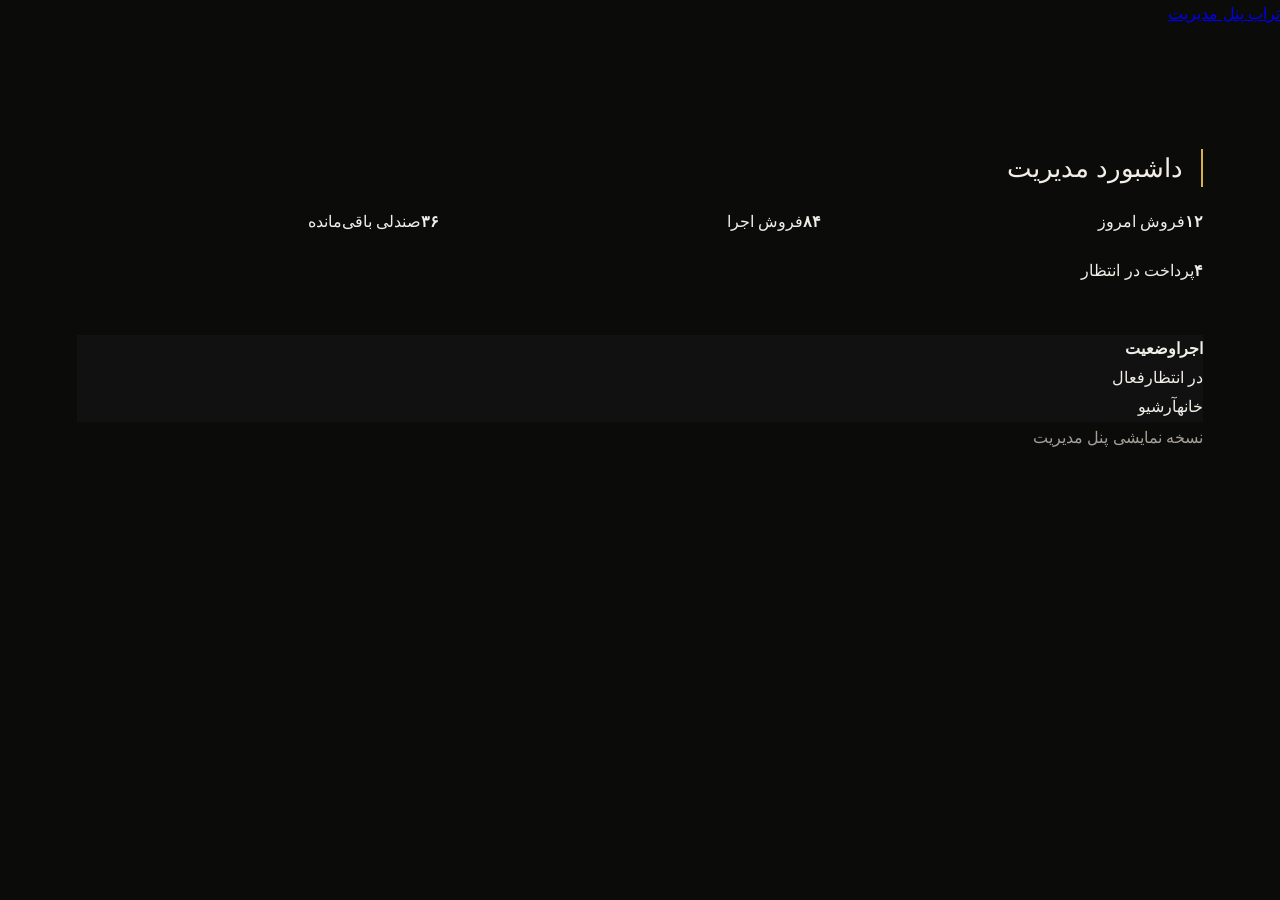
<file: admin.html>
<!DOCTYPE html>
<html lang="fa" dir="rtl">
<head>
    <meta charset="UTF-8">
    <meta name="viewport" content="width=device-width, initial-scale=1.0">
    <title>مدیریت | تراب</title>
    <link rel="stylesheet" href="css/style.css">
</head>
<body>

<header>
    <a href="index.html" class="logo">تراب <span>پنل مدیریت</span></a>
</header>

<main class="page">
    <h1>داشبورد مدیریت</h1>

    <div class="admin-stats">
        <div><strong>۱۲</strong><span>فروش امروز</span></div>
        <div><strong>۸۴</strong><span>فروش اجرا</span></div>
        <div><strong>۳۶</strong><span>صندلی باقی‌مانده</span></div>
        <div><strong>۴</strong><span>پرداخت در انتظار</span></div>
    </div>

    <div class="admin-table">
        <div><strong>اجرا</strong><strong>وضعیت</strong></div>
        <div><span>در انتظار</span><span>فعال</span></div>
        <div><span>خانه</span><span>آرشیو</span></div>
    </div>

    <p class="page-intro">نسخه نمایشی پنل مدیریت</p>
</main>

</body>
</html>
</file>
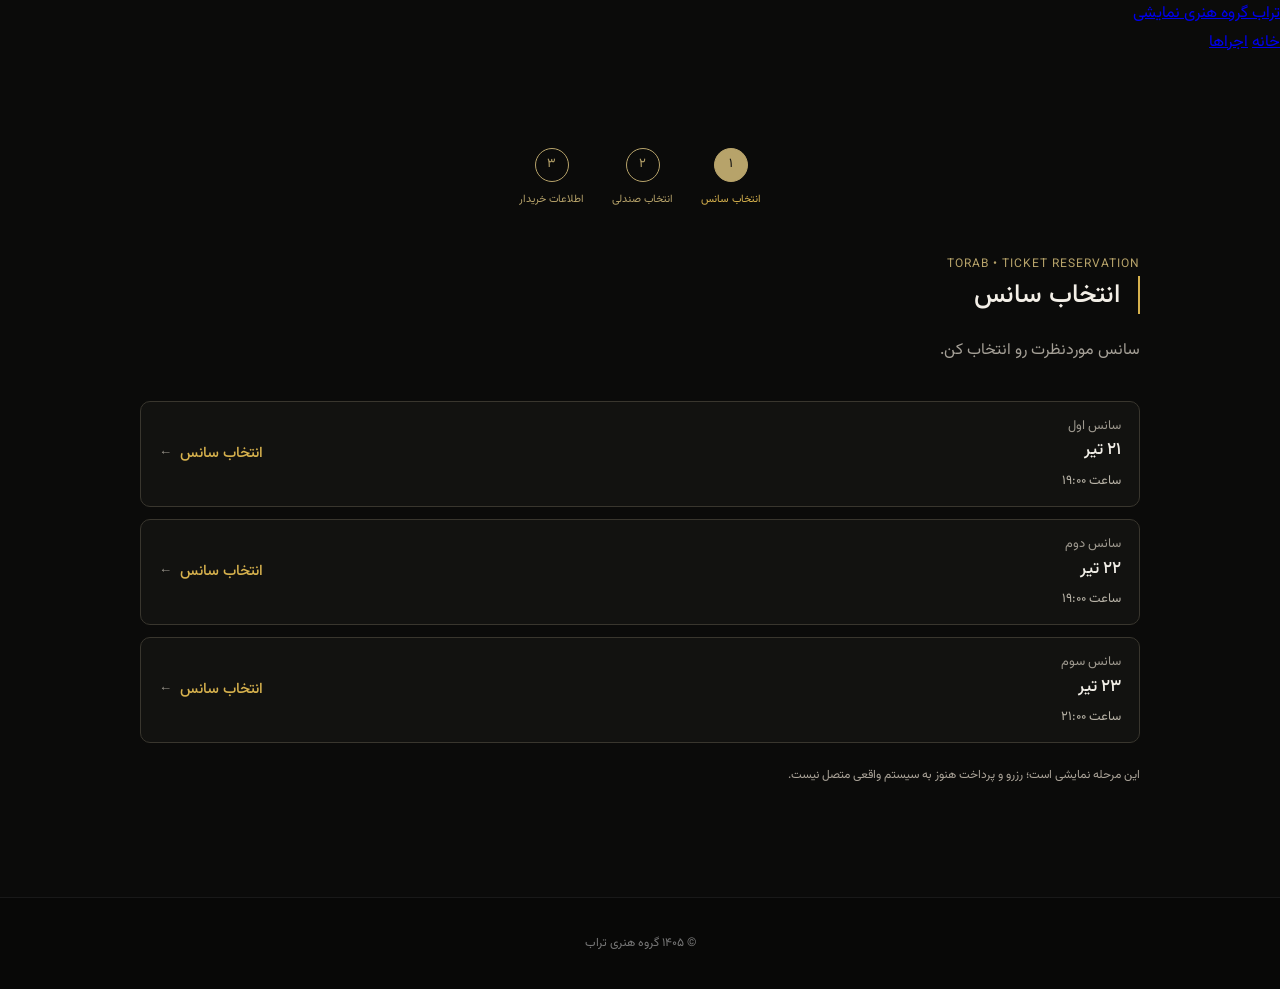
<file: booking.html>
<!DOCTYPE html>
<html lang="fa" dir="rtl">
<head>
  <meta charset="UTF-8">
  <meta name="viewport" content="width=device-width, initial-scale=1">
<title>رزرو بلیت | تراب</title>

<link rel="preconnect" href="https://fonts.googleapis.com">
<link rel="preconnect" href="https://fonts.gstatic.com" crossorigin>
<link href="https://fonts.googleapis.com/css2?family=Vazirmatn:wght@300;400;500;600;700;800&display=swap" rel="stylesheet">

<link rel="stylesheet" href="css/style.css">
  <style>
    /* مراحل رزرو */
    .booking-steps {
      display: flex;
      justify-content: center;
      gap: 28px;
      margin-bottom: 45px;
      color: #b7a36a;
      text-align: center;
    }

    .booking-step {
      display: grid;
      gap: 8px;
      justify-items: center;
    }

    .booking-step span {
      display: grid;
      place-items: center;
      width: 34px;
      height: 34px;
      border: 1px solid #b7a36a;
      border-radius: 50%;
    }

    .booking-step.active span {
      background: #b7a36a;
      color: #111;
    }

    .booking-heading {
      margin-bottom: 30px;
    }

    .eyebrow {
      color: #b7a36a;
      font-size: 12px;
      letter-spacing: 1px;
    }

    /* کارت‌های سانس */
    .session-list {
      display: grid;
      gap: 12px;
    }

    .session-list .session {
      width: 100%;
      min-height: 0;
      display: flex;
      flex-direction: row;
      justify-content: space-between;
      align-items: center;
      gap: 12px;
      padding: 14px 18px;
      border: 1px solid #39362e;
      border-radius: 10px;
      background: #121210;
      color: #f1eee7;
      text-align: right;
      cursor: pointer;
      transition: border-color .2s, background .2s;
      
      /* استفاده از فونت اصلی سایت */
      font: inherit;
      line-height: inherit;
    }

    .session-list .session:hover,
    .session-list .session:focus-visible {
      border-color: #b7a36a;
      outline: none;
    }

    .session-info {
      min-width: 0;
      display: flex;
      flex-direction: column;
      align-items: flex-start;
      gap: 2px;
    }

    .session-info .session-label {
      color: #b7a36a;
      font-size: 11px;
      line-height: 1.6;
    }

    .session-info strong {
      color: #f1eee7;
      font-size: 18px;
      font-weight: 600;
      line-height: 1.5;
    }

    .session-info > span:last-child {
      color: #b8b3a7;
      font-size: 13px;
      line-height: 1.6;
    }

    .session-action {
      flex-shrink: 0;
      display: flex;
      flex-direction: row;
      align-items: center;
      gap: 8px;
    }

    .session-action b {
      color: #d6b14d;
      font-size: 13px;
      font-weight: 500;
      white-space: nowrap;
    }

    .session-arrow {
      color: #b7a36a;
      font-size: 19px;
      line-height: 1;
    }

    .booking-note {
      margin-top: 22px;
      color: #aaa398;
      font-size: 12px;
    }

    /* پنجره انتخاب نوع بلیت */
    .ticket-modal {
      display: none;
      position: fixed;
      inset: 0;
      z-index: 1000;
      align-items: center;
      justify-content: center;
      overflow-y: auto;
      padding: 18px;
      background: rgba(0, 0, 0, .82);
    }

    .ticket-modal.open {
      display: flex;
    }

    .ticket-dialog {
      position: relative;
      width: 100%;
      max-width: 460px;
      padding: 28px;
      border: 1px solid #625333;
      border-radius: 14px;
      background: #11110f;
      color: #f1eee7;
    }

    .ticket-dialog h2 {
      margin: 8px 0;
      font-size: 23px;
    }

    .ticket-dialog > p {
      color: #b8b3a7;
      line-height: 1.9;
    }

    .modal-close {
      position: absolute;
      top: 8px;
      left: 14px;
      padding: 0 5px;
      border: 0;
      background: transparent;
      color: #f1eee7;
      font: inherit;
      font-size: 27px;
      cursor: pointer;
    }

    .ticket-options {
      display: grid;
      gap: 10px;
      margin-top: 20px;
    }

    .ticket-option {
      width: 100%;
      display: flex;
      justify-content: space-between;
      align-items: center;
      gap: 12px;
      padding: 15px;
      border: 1px solid #49402a;
      border-radius: 9px;
      background: #191916;
      color: #f1eee7;
      text-align: right;
      cursor: pointer;
      font: inherit;
      line-height: inherit;
      transition: border-color .2s, background .2s;
    }

    .ticket-option:hover,
    .ticket-option:focus-visible {
      border-color: #d6b14d;
      outline: none;
    }

    .ticket-option > span:first-child {
      min-width: 0;
    }

    .ticket-option small {
      display: block;
      margin-top: 3px;
      color: #aaa398;
      font-size: 12px;
    }

    .ticket-price {
      flex-shrink: 0;
      color: #d6b14d;
      font-size: 13px;
      font-weight: 600;
      white-space: nowrap;
    }

    .modal-hint {
      margin-top: 15px;
      font-size: 12px;
    }

    /* همه عناصر این صفحه از فونت اصلی سایت استفاده می‌کنند */
    .booking-page,
    .booking-page button,
    .ticket-modal,
    .ticket-modal button {
      font-family: inherit;
    }

    @media (max-width: 520px) {
      .booking-steps {
        gap: 16px;
        margin-bottom: 32px;
      }

      .booking-step small {
        font-size: 11px;
      }

      .booking-heading {
        margin-bottom: 24px;
      }

      .session-list {
        gap: 10px;
      }

      .session-list .session {
        padding: 12px 13px;
        gap: 8px;
      }

      .session-info strong {
        font-size: 17px;
      }

      .session-info > span:last-child {
        font-size: 12px;
      }

      .session-action {
        gap: 5px;
      }

      .session-action b {
        font-size: 12px;
      }

      .session-arrow {
        font-size: 17px;
      }

      .ticket-dialog {
        padding: 25px 17px 20px;
      }

      .ticket-dialog h2 {
        font-size: 21px;
      }

      .ticket-option {
        padding: 13px 11px;
        gap: 8px;
      }

      .ticket-option small {
        font-size: 11px;
      }

      .ticket-price {
        font-size: 12px;
      }
    }

    @media (max-width: 350px) {
      .session-list .session {
        padding: 11px 9px;
      }

      .session-action b {
        font-size: 11px;
      }

      .ticket-price {
        font-size: 11px;
      }
    }
  </style>
</head>

<body>
<header>
  <a href="index.html" class="logo">
    تراب <span>گروه هنری نمایشی</span>
  </a>
  <nav>
    <a href="index.html">خانه</a>
    <a href="shows.html">اجراها</a>
  </nav>
</header>

<main class="page booking-page">

  <div class="booking-steps">
    <div class="booking-step active">
      <span>۱</span>
      <small>انتخاب سانس</small>
    </div>
    <div class="booking-step">
      <span>۲</span>
      <small>انتخاب صندلی</small>
    </div>
    <div class="booking-step">
      <span>۳</span>
      <small>اطلاعات خریدار</small>
    </div>
  </div>

  <section class="booking-heading">
    <p class="eyebrow">TORAB • TICKET RESERVATION</p>
    <h1>انتخاب سانس</h1>
    <p class="page-intro">
      سانس موردنظرت رو انتخاب کن.
    </p>
  </section>

  <div class="session-list">

    <button type="button" class="session"
      data-date="۲۱ تیر" data-time="۱۹:۰۰">
      <div class="session-info">
        <span class="session-label">سانس اول</span>
        <strong>۲۱ تیر</strong>
        <span>ساعت ۱۹:۰۰</span>
      </div>
      <div class="session-action">
        <b>انتخاب سانس</b>
        <span class="session-arrow">←</span>
      </div>
    </button>

    <button type="button" class="session"
      data-date="۲۲ تیر" data-time="۱۹:۰۰">
      <div class="session-info">
        <span class="session-label">سانس دوم</span>
        <strong>۲۲ تیر</strong>
        <span>ساعت ۱۹:۰۰</span>
      </div>
      <div class="session-action">
        <b>انتخاب سانس</b>
        <span class="session-arrow">←</span>
      </div>
    </button>

    <button type="button" class="session"
      data-date="۲۳ تیر" data-time="۲۱:۰۰">
      <div class="session-info">
        <span class="session-label">سانس سوم</span>
        <strong>۲۳ تیر</strong>
        <span>ساعت ۲۱:۰۰</span>
      </div>
      <div class="session-action">
        <b>انتخاب سانس</b>
        <span class="session-arrow">←</span>
      </div>
    </button>

  </div>

  <p class="booking-note">
    این مرحله نمایشی است؛ رزرو و پرداخت هنوز به سیستم واقعی متصل نیست.
  </p>
</main>

<div class="ticket-modal" id="ticketModal"
  role="dialog" aria-modal="true" aria-labelledby="modalTitle">

  <div class="ticket-dialog">
    <button class="modal-close" id="closeModal"
      type="button" aria-label="بستن پنجره">×</button>

    <p class="eyebrow">TORAB • TICKET</p>
    <h2 id="modalTitle">نوع خرید بلیت</h2>
    <p id="chosenSession">سانس انتخاب‌شده</p>

    <div class="ticket-options">
      <button class="ticket-option" type="button"
        data-type="full" data-price="200000">
        <span>
          خرید با قیمت اصلی
          <small>بلیت با قیمت کامل</small>
        </span>
        <span class="ticket-price">۲۰۰٬۰۰۰ تومان</span>
      </button>

      <button class="ticket-option" type="button"
        data-type="half" data-price="100000">
        <span>
          خرید نیم‌بها
          <small>بلیت با قیمت نیم‌بها</small>
        </span>
        <span class="ticket-price">۱۰۰٬۰۰۰ تومان</span>
      </button>

      <button class="ticket-option" type="button"
        data-type="cultural" data-price="0">
        <span>
          نذر فرهنگی
          <small>دریافت بلیت رایگان</small>
        </span>
        <span class="ticket-price">رایگان</span>
      </button>
    </div>

    <p class="modal-hint">
      با انتخاب هر گزینه، به مرحله انتخاب صندلی می‌ری.
    </p>
  </div>
</div>

<footer>
  <p>© ۱۴۰۵ گروه هنری تراب</p>
</footer>

<script>
  const modal = document.getElementById("ticketModal");
  const chosenSession = document.getElementById("chosenSession");
  const closeButton = document.getElementById("closeModal");
  let selectedPerformance = null;
  let lastSessionButton = null;

  document.querySelectorAll(".session[data-date]").forEach(button => {
    button.addEventListener("click", () => {
      selectedPerformance = {
        date: button.dataset.date,
        time: button.dataset.time
      };

      lastSessionButton = button;

      chosenSession.textContent =
        "سانس انتخاب‌شده: " + selectedPerformance.date +
        "، ساعت " + selectedPerformance.time;

      modal.classList.add("open");
      closeButton.focus();
    });
  });

  function closeModal() {
    modal.classList.remove("open");
    if (lastSessionButton) lastSessionButton.focus();
  }

  closeButton.addEventListener("click", closeModal);

  modal.addEventListener("click", event => {
    if (event.target === modal) closeModal();
  });

  document.addEventListener("keydown", event => {
    if (event.key === "Escape" && modal.classList.contains("open")) {
      closeModal();
    }
  });

  document.querySelectorAll(".ticket-option").forEach(button => {
    button.addEventListener("click", () => {
      if (!selectedPerformance) return;

      const choice = {
        date: selectedPerformance.date,
        time: selectedPerformance.time,
        type: button.dataset.type,
        price: Number(button.dataset.price)
      };

      sessionStorage.setItem(
        "torabTicketChoice",
        JSON.stringify(choice)
      );

      window.location.href = "seat.html";
    });
  });
</script>
</body>
</html>
</file>
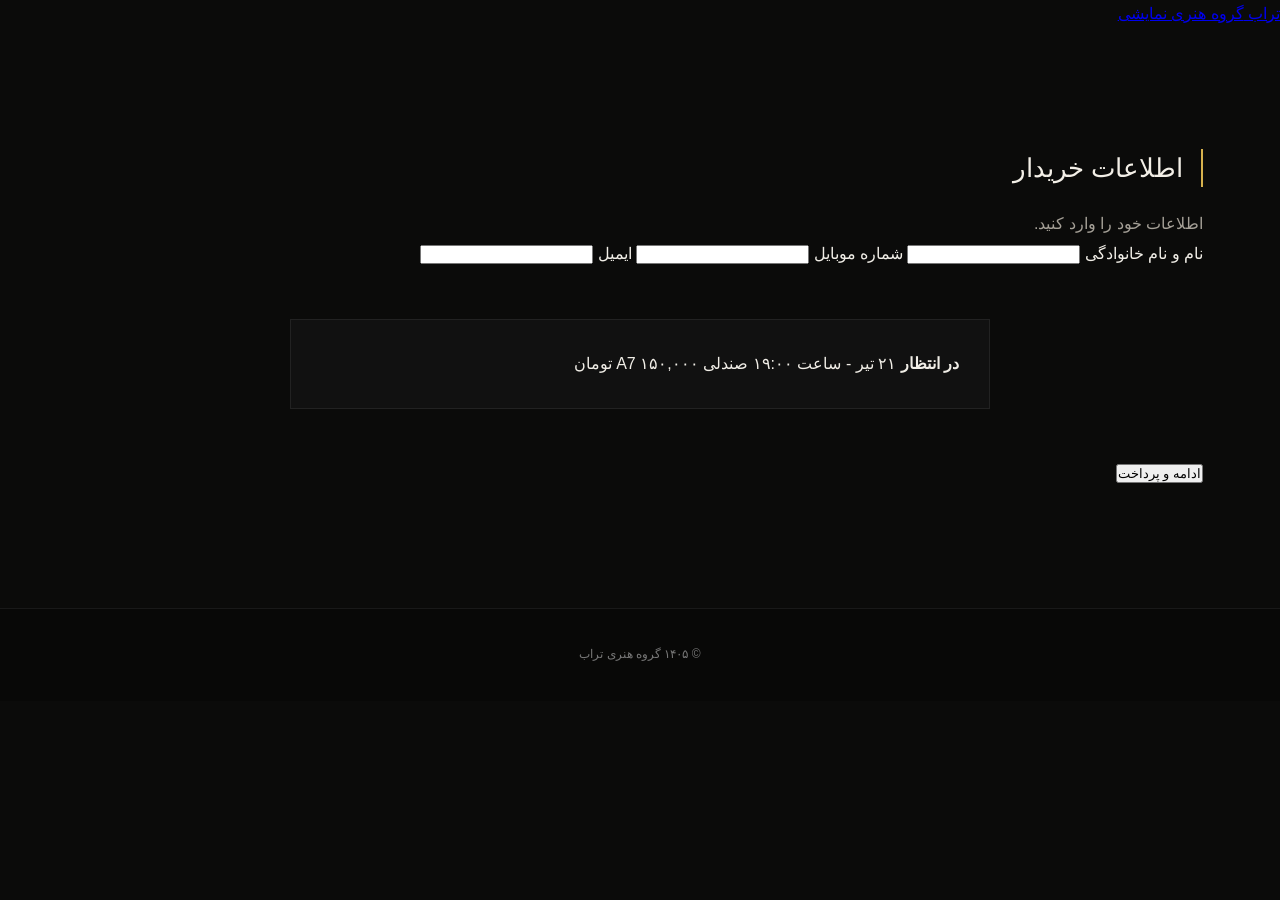
<file: buyer.html>
<!DOCTYPE html>
<html lang="fa" dir="rtl">
<head>
    <meta charset="UTF-8">
    <meta name="viewport" content="width=device-width, initial-scale=1.0">
    <title>اطلاعات خریدار | تراب</title>
    <link rel="stylesheet" href="css/style.css">
</head>
<body>

<header>
    <a href="index.html" class="logo">تراب <span>گروه هنری نمایشی</span></a>
</header>

<main class="page form-page">
    <h1>اطلاعات خریدار</h1>
    <p class="page-intro">اطلاعات خود را وارد کنید.</p>

    <form onsubmit="location.href='ticket.html'; return false;">
        <label>نام و نام خانوادگی</label>
        <input type="text" required>

        <label>شماره موبایل</label>
        <input type="tel" required>

        <label>ایمیل</label>
        <input type="email">

        <div class="summary">
            <strong>در انتظار</strong>
            <span>۲۱ تیر - ساعت ۱۹:۰۰</span>
            <span>صندلی A7</span>
            <span>۱۵۰,۰۰۰ تومان</span>
        </div>

        <button class="btn" type="submit">ادامه و پرداخت</button>
    </form>
</main>

<footer>
    <p>© ۱۴۰۵ گروه هنری تراب</p>
</footer>

</body>
</html>
</file>
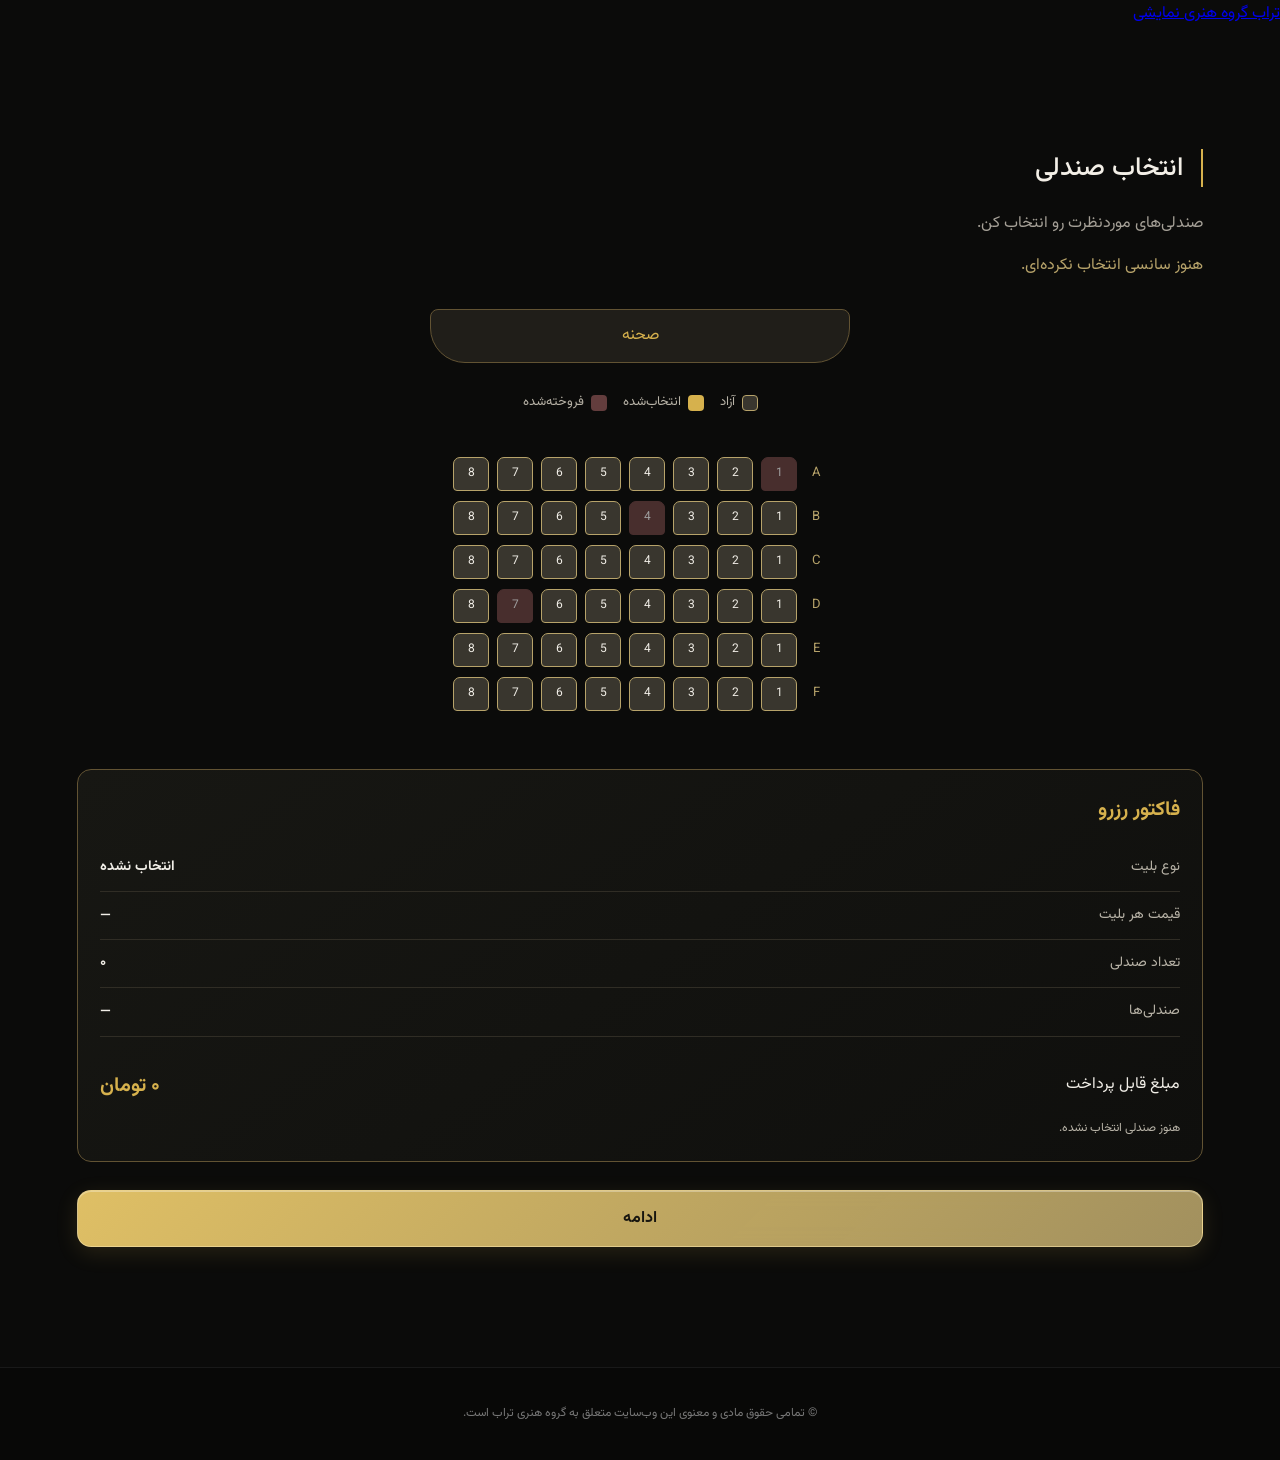
<file: seat.html>
<!DOCTYPE html>
<html lang="fa" dir="rtl">
<head>
    <meta charset="UTF-8">
    <meta name="viewport" content="width=device-width, initial-scale=1.0">
    <title>انتخاب صندلی | تراب</title>

    <link rel="preconnect" href="https://fonts.googleapis.com">
    <link rel="preconnect" href="https://fonts.gstatic.com" crossorigin>
    <link href="https://fonts.googleapis.com/css2?family=Vazirmatn:wght@300;400;500;600;700;800&display=swap" rel="stylesheet">
    <link rel="stylesheet" href="css/style.css">

    <style>
        .seat-legend {
            display: flex;
            flex-wrap: wrap;
            justify-content: center;
            gap: 16px;
            margin: 24px 0;
            color: #b8b3a7;
            font-size: 13px;
        }

        .legend-item {
            display: flex;
            align-items: center;
            gap: 7px;
        }

        .legend-seat {
            width: 16px;
            height: 16px;
            display: inline-block;
            border-radius: 4px;
        }

        .legend-seat.available {
            background: #39362e;
            border: 1px solid #b7a36a;
        }

        .legend-seat.chosen {
            background: #d6b14d;
        }

        .legend-seat.unavailable {
            background: #633d3d;
        }

        .stage {
            max-width: 420px;
            margin: 28px auto;
            padding: 12px;
            text-align: center;
            color: #d6b14d;
            background: #201e19;
            border: 1px solid #625333;
            border-radius: 8px 8px 35px 35px;
        }

        .seat-row {
            display: flex;
            align-items: center;
            justify-content: center;
            gap: 8px;
            margin: 10px 0;
        }

        .row-label {
            width: 22px;
            flex-shrink: 0;
            color: #b7a36a;
            font-size: 13px;
            text-align: center;
        }

        .seats {
            overflow-x: auto;
            padding: 8px 0 20px;
        }

        .seat {
            width: 36px;
            height: 34px;
            flex-shrink: 0;
            border: 1px solid #b7a36a;
            border-radius: 7px 7px 4px 4px;
            background: #39362e;
            color: #f1eee7;
            font: inherit;
            font-size: 12px;
            cursor: pointer;
            transition: .15s;
        }

        .seat:hover:not(:disabled) {
            border-color: #d6b14d;
            transform: translateY(-2px);
        }

        .seat.selected {
            background: #d6b14d;
            color: #111;
            border-color: #d6b14d;
        }

        .seat.sold {
            background: #633d3d;
            border-color: #633d3d;
            color: #ddd;
            cursor: not-allowed;
            opacity: .7;
        }

        .seat:focus-visible {
            outline: 2px solid #f1eee7;
            outline-offset: 2px;
        }

        /* فاکتور رزرو */
        .seat-summary.invoice {
            margin: 28px auto;
            padding: 22px;
            border: 1px solid #625333;
            border-radius: 14px;
            background: linear-gradient(145deg, #171713, #0f0f0d);
        }

        .invoice h2 {
            margin: 0 0 16px;
            color: #d6b14d;
            font-size: 20px;
        }

        .invoice-row {
            display: flex;
            justify-content: space-between;
            align-items: flex-start;
            gap: 14px;
            padding: 11px 0;
            border-bottom: 1px solid #302d25;
            font-size: 14px;
        }

        .invoice-row span {
            color: #b8b3a7;
        }

        .invoice-row strong {
            text-align: left;
            overflow-wrap: anywhere;
        }

        .invoice-total {
            display: flex;
            justify-content: space-between;
            align-items: center;
            gap: 12px;
            margin-top: 16px;
            padding-top: 15px;
            color: #f1eee7;
        }

        .invoice-total strong {
            color: #d6b14d;
            font-size: 20px;
        }

        .invoice #selectedSeat {
            margin-top: 14px;
            color: #b8b3a7;
            font-size: 12px;
        }

        .seat-error {
            margin-top: 12px;
            color: #e6a1a1;
            font-size: 13px;
        }

        /* دکمه ادامه: طلایی، گرد و شیشه‌ای */
        .continue-button {
            display: block;
            width: 100%;
            margin-top: 18px;
            padding: 15px 24px;

            font-family: inherit;
            font-size: 16px;
            font-weight: 700;
            color: #17150f;
            text-align: center;

            background: linear-gradient(
                135deg,
                rgba(232, 199, 105, 0.96),
                rgba(183, 163, 106, 0.88)
            );

            border: 1px solid rgba(241, 222, 164, 0.65);
            border-radius: 14px;

            box-shadow:
                0 6px 22px rgba(214, 177, 77, 0.14),
                inset 0 1px 0 rgba(255, 255, 255, 0.3);

            backdrop-filter: blur(12px);
            -webkit-backdrop-filter: blur(12px);

            cursor: pointer;
            transition:
                transform 0.2s ease,
                box-shadow 0.2s ease,
                background 0.2s ease;
        }

        .continue-button:hover {
            background: linear-gradient(
                135deg,
                #f0d785,
                #d6b14d
            );

            box-shadow:
                0 8px 28px rgba(214, 177, 77, 0.24),
                inset 0 1px 0 rgba(255, 255, 255, 0.4);

            transform: translateY(-2px);
        }

        .continue-button:active {
            transform: translateY(0) scale(0.99);
            box-shadow: 0 3px 12px rgba(214, 177, 77, 0.15);
        }

        .continue-button:focus-visible {
            outline: 2px solid #f1eee7;
            outline-offset: 4px;
        }

        .continue-button:disabled {
            opacity: 0.5;
            cursor: not-allowed;
            transform: none;
        }

        #performanceInfo {
            margin-top: 12px;
            color: #b7a36a;
        }

        @media (max-width: 420px) {
            .seat-row {
                gap: 5px;
            }

            .seat {
                width: 30px;
                height: 31px;
                font-size: 11px;
            }

            .seat-summary.invoice {
                padding: 16px 12px;
            }

            .invoice-total strong {
                font-size: 17px;
            }
        }

        @media (prefers-reduced-motion: reduce) {
            .continue-button,
            .seat {
                transition: none;
            }

            .continue-button:hover,
            .seat:hover:not(:disabled) {
                transform: none;
            }
        }
    </style>
</head>

<body>
<header>
    <a href="index.html" class="logo">تراب <span>گروه هنری نمایشی</span></a>
</header>

<main class="page">
    <h1>انتخاب صندلی</h1>
    <p class="page-intro">صندلی‌های موردنظرت رو انتخاب کن.</p>

    <p id="performanceInfo"></p>

    <div class="stage">صحنه</div>

    <div class="seat-legend">
        <span class="legend-item">
            <span class="legend-seat available"></span>
            آزاد
        </span>
        <span class="legend-item">
            <span class="legend-seat chosen"></span>
            انتخاب‌شده
        </span>
        <span class="legend-item">
            <span class="legend-seat unavailable"></span>
            فروخته‌شده
        </span>
    </div>

    <div id="seats" class="seats" aria-label="نقشه صندلی‌های سالن"></div>

    <section class="seat-summary invoice" aria-labelledby="invoiceTitle">
        <h2 id="invoiceTitle">فاکتور رزرو</h2>

        <div class="invoice-row">
            <span>نوع بلیت</span>
            <strong id="invoiceTicketType">—</strong>
        </div>

        <div class="invoice-row">
            <span>قیمت هر بلیت</span>
            <strong id="invoiceUnitPrice">—</strong>
        </div>

        <div class="invoice-row">
            <span>تعداد صندلی</span>
            <strong id="seatCount">۰</strong>
        </div>

        <div class="invoice-row">
            <span>صندلی‌ها</span>
            <strong id="invoiceSeats">—</strong>
        </div>

        <div class="invoice-total">
            <span>مبلغ قابل پرداخت</span>
            <strong id="invoiceTotal">۰ تومان</strong>
        </div>

        <p id="selectedSeat" aria-live="polite">
            هنوز صندلی انتخاب نشده.
        </p>
    </section>

    <p id="seatError" class="seat-error" role="alert" hidden></p>

    <button id="continueButton" class="btn continue-button" type="button">
        ادامه
    </button>
</main>

<footer>
    <p>© تمامی حقوق مادی و معنوی این وب‌سایت متعلق به گروه هنری تراب است.</p>
</footer>

<script>
    const container = document.getElementById("seats");
    const selectedText = document.getElementById("selectedSeat");
    const seatCount = document.getElementById("seatCount");
    const seatError = document.getElementById("seatError");
    const continueButton = document.getElementById("continueButton");
    const performanceInfo = document.getElementById("performanceInfo");

    const invoiceTicketType = document.getElementById("invoiceTicketType");
    const invoiceUnitPrice = document.getElementById("invoiceUnitPrice");
    const invoiceSeats = document.getElementById("invoiceSeats");
    const invoiceTotal = document.getElementById("invoiceTotal");

    // وضعیت صندلی‌ها فعلاً نمونه است.
    const sold = ["A1", "B4", "D7"];

    let ticketChoice = null;

    try {
        ticketChoice = JSON.parse(
            sessionStorage.getItem("torabTicketChoice") || "null"
        );
    } catch (error) {
        ticketChoice = null;
    }

    const selectedSeats = new Set();

    const ticketNames = {
        full: "عادی",
        half: "نیم‌بها",
        cultural: "نذری"
    };

    // قیمت‌ها در این نسخه نمایشی ثابت هستند.
    const ticketPrices = {
        full: 200000,
        half: 100000,
        cultural: 0
    };

    const ticketType =
        ticketChoice && ticketNames[ticketChoice.type]
            ? ticketChoice.type
            : null;

    const unitPrice = ticketType ? ticketPrices[ticketType] : 0;

    function formatToman(amount) {
        return new Intl.NumberFormat("fa-IR").format(amount) + " تومان";
    }

    if (ticketChoice && ticketType) {
        performanceInfo.textContent =
            "سانس انتخاب‌شده: " +
            ticketChoice.date + "، ساعت " + ticketChoice.time;

        invoiceTicketType.textContent = ticketNames[ticketType];

        invoiceUnitPrice.textContent = unitPrice === 0
            ? "رایگان"
            : formatToman(unitPrice);
    } else {
        performanceInfo.textContent = "هنوز سانسی انتخاب نکرده‌ای.";
        invoiceTicketType.textContent = "انتخاب نشده";
        invoiceUnitPrice.textContent = "—";
    }

    ["A", "B", "C", "D", "E", "F"].forEach(row => {
        const rowElement = document.createElement("div");
        rowElement.className = "seat-row";

        const label = document.createElement("span");
        label.className = "row-label";
        label.textContent = row;
        rowElement.appendChild(label);

        for (let i = 1; i <= 8; i++) {
            const id = row + i;
            const seat = document.createElement("button");

            seat.type = "button";
            seat.textContent = i;
            seat.className = "seat";
            seat.setAttribute("aria-label", "صندلی " + id);
            seat.setAttribute("aria-pressed", "false");

            if (sold.includes(id)) {
                seat.classList.add("sold");
                seat.disabled = true;
                seat.setAttribute(
                    "aria-label",
                    "صندلی " + id + " فروخته‌شده"
                );
            }

            seat.addEventListener("click", () => {
                if (selectedSeats.has(id)) {
                    selectedSeats.delete(id);
                    seat.classList.remove("selected");
                    seat.setAttribute("aria-pressed", "false");
                } else {
                    selectedSeats.add(id);
                    seat.classList.add("selected");
                    seat.setAttribute("aria-pressed", "true");
                }

                updateSummary();
            });

            rowElement.appendChild(seat);
        }

        container.appendChild(rowElement);
    });

    function updateSummary() {
        const seats = [...selectedSeats].sort();
        const count = seats.length;
        const total = count * unitPrice;

        selectedText.textContent = count
            ? "صندلی‌های انتخاب‌شده: " + seats.join("، ")
            : "هنوز صندلی انتخاب نشده.";

        seatCount.textContent =
            new Intl.NumberFormat("fa-IR").format(count);

        invoiceSeats.textContent = count ? seats.join("، ") : "—";

        if (count === 0) {
            invoiceTotal.textContent = "۰ تومان";
        } else if (unitPrice === 0) {
            invoiceTotal.textContent = "رایگان";
        } else {
            invoiceTotal.textContent = formatToman(total);
        }

        seatError.hidden = true;
    }

    updateSummary();

    continueButton.addEventListener("click", () => {
        if (!ticketChoice || !ticketType) {
            seatError.textContent =
                "ابتدا از صفحه رزرو، یک سانس و نوع بلیت انتخاب کن.";
            seatError.hidden = false;
            return;
        }

        if (selectedSeats.size === 0) {
            seatError.textContent =
                "برای ادامه، حداقل یک صندلی انتخاب کن.";
            seatError.hidden = false;
            return;
        }

        const reservationData = {
            date: ticketChoice.date,
            time: ticketChoice.time,
            type: ticketType,
            price: unitPrice,
            seats: [...selectedSeats].sort(),
            total: selectedSeats.size * unitPrice
        };

        sessionStorage.setItem(
            "torabReservation",
            JSON.stringify(reservationData)
        );

        window.location.href = "buyer.html";
    });
</script>
</body>
</html>
</file>
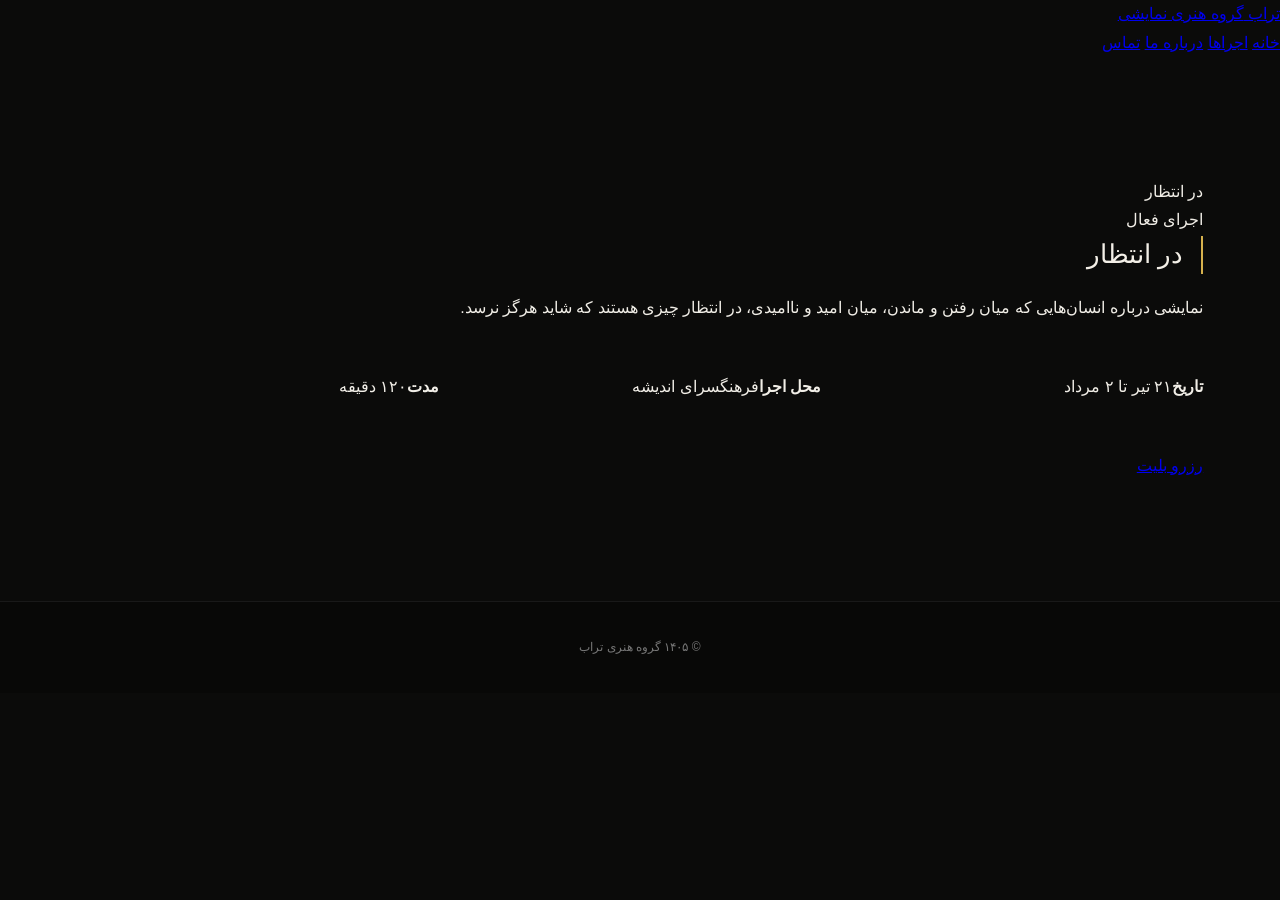
<file: show.html>
<!DOCTYPE html>
<html lang="fa" dir="rtl">
<head>
    <meta charset="UTF-8">
    <meta name="viewport" content="width=device-width, initial-scale=1.0">
    <title>در انتظار | تراب</title>
    <link rel="stylesheet" href="css/style.css">
</head>
<body>

<header>
    <a href="index.html" class="logo">تراب <span>گروه هنری نمایشی</span></a>
    <nav>
        <a href="index.html">خانه</a>
        <a href="shows.html">اجراها</a>
        <a href="index.html#about">درباره ما</a>
        <a href="index.html#contact">تماس</a>
    </nav>
</header>

<main class="page show-detail">

    <div class="detail-art">در انتظار</div>

    <div class="detail-content">
        <span class="badge">اجرای فعال</span>
        <h1>در انتظار</h1>

        <p>
            نمایشی درباره انسان‌هایی که میان رفتن و ماندن،
            میان امید و ناامیدی، در انتظار چیزی هستند که شاید هرگز نرسد.
        </p>

        <div class="facts">
            <div><strong>تاریخ</strong><span>۲۱ تیر تا ۲ مرداد</span></div>
            <div><strong>محل اجرا</strong><span>فرهنگسرای اندیشه</span></div>
            <div><strong>مدت</strong><span>۱۲۰ دقیقه</span></div>
        </div>

        <a href="booking.html" class="btn">رزرو بلیت</a>
    </div>

</main>

<footer>
    <p>© ۱۴۰۵ گروه هنری تراب</p>
</footer>

</body>
</html>
</file>
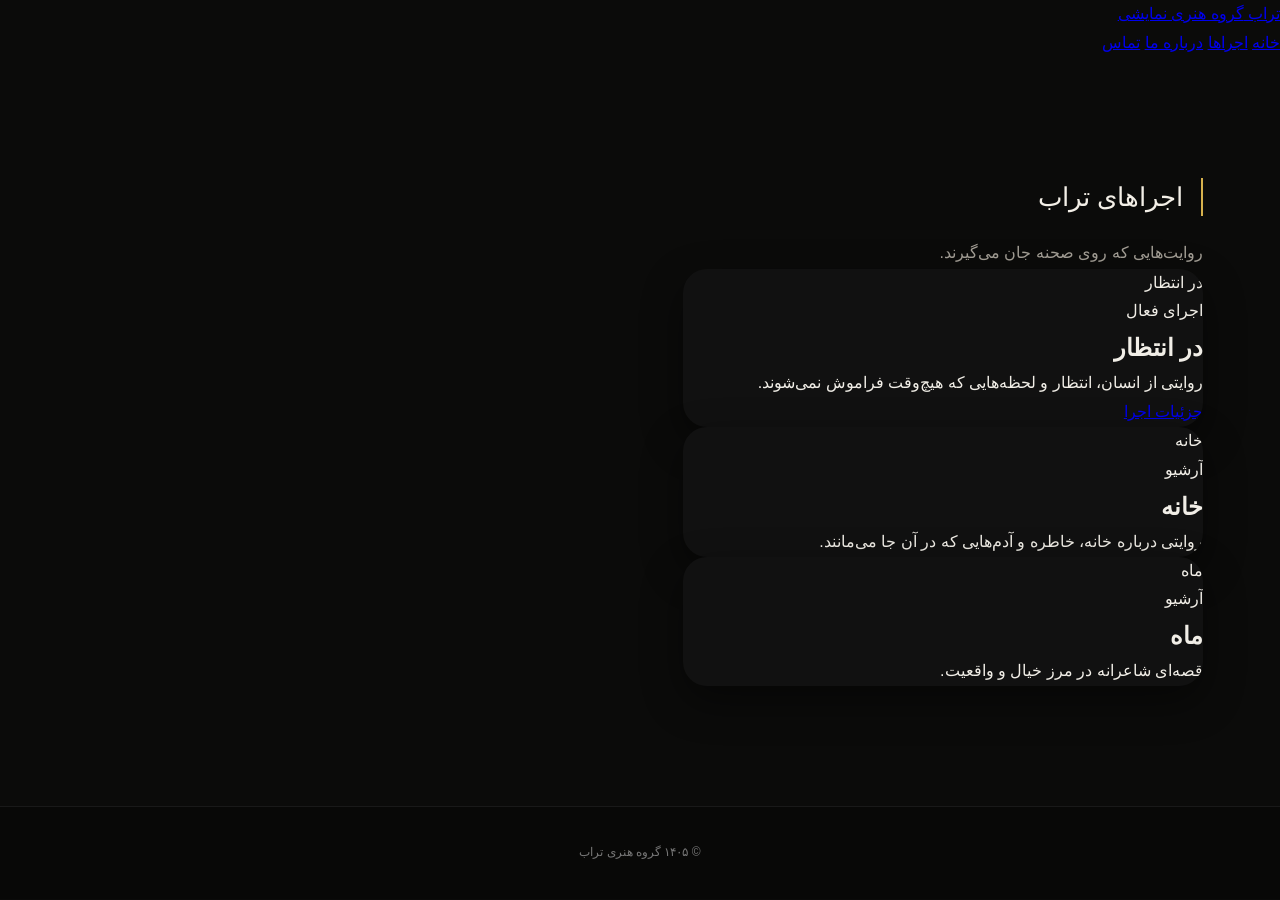
<file: shows.html>
<!DOCTYPE html>
<html lang="fa" dir="rtl">
<head>
    <meta charset="UTF-8">
    <meta name="viewport" content="width=device-width, initial-scale=1.0">
    <title>اجراها | تراب</title>
    <link rel="stylesheet" href="css/style.css">
</head>
<body>

<header>
    <a href="index.html" class="logo">تراب <span>گروه هنری نمایشی</span></a>
    <nav>
        <a href="index.html">خانه</a>
        <a href="shows.html">اجراها</a>
        <a href="index.html#about">درباره ما</a>
        <a href="index.html#contact">تماس</a>
    </nav>
</header>

<main class="page">
    <h1>اجراهای تراب</h1>
    <p class="page-intro">روایت‌هایی که روی صحنه جان می‌گیرند.</p>

    <section class="shows-grid">

        <article class="show-card">
            <div class="show-art">در انتظار</div>
            <div class="show-card-content">
                <span>اجرای فعال</span>
                <h2>در انتظار</h2>
                <p>روایتی از انسان، انتظار و لحظه‌هایی که هیچ‌وقت فراموش نمی‌شوند.</p>
                <a href="show.html" class="btn">جزئیات اجرا</a>
            </div>
        </article>

        <article class="show-card">
            <div class="show-art">خانه</div>
            <div class="show-card-content">
                <span>آرشیو</span>
                <h2>خانه</h2>
                <p>روایتی درباره خانه، خاطره و آدم‌هایی که در آن جا می‌مانند.</p>
            </div>
        </article>

        <article class="show-card">
            <div class="show-art">ماه</div>
            <div class="show-card-content">
                <span>آرشیو</span>
                <h2>ماه</h2>
                <p>قصه‌ای شاعرانه در مرز خیال و واقعیت.</p>
            </div>
        </article>

    </section>
</main>

<footer>
    <p>© ۱۴۰۵ گروه هنری تراب</p>
</footer>

<script src="js/app.js"></script>
</body>
</html>
</file>
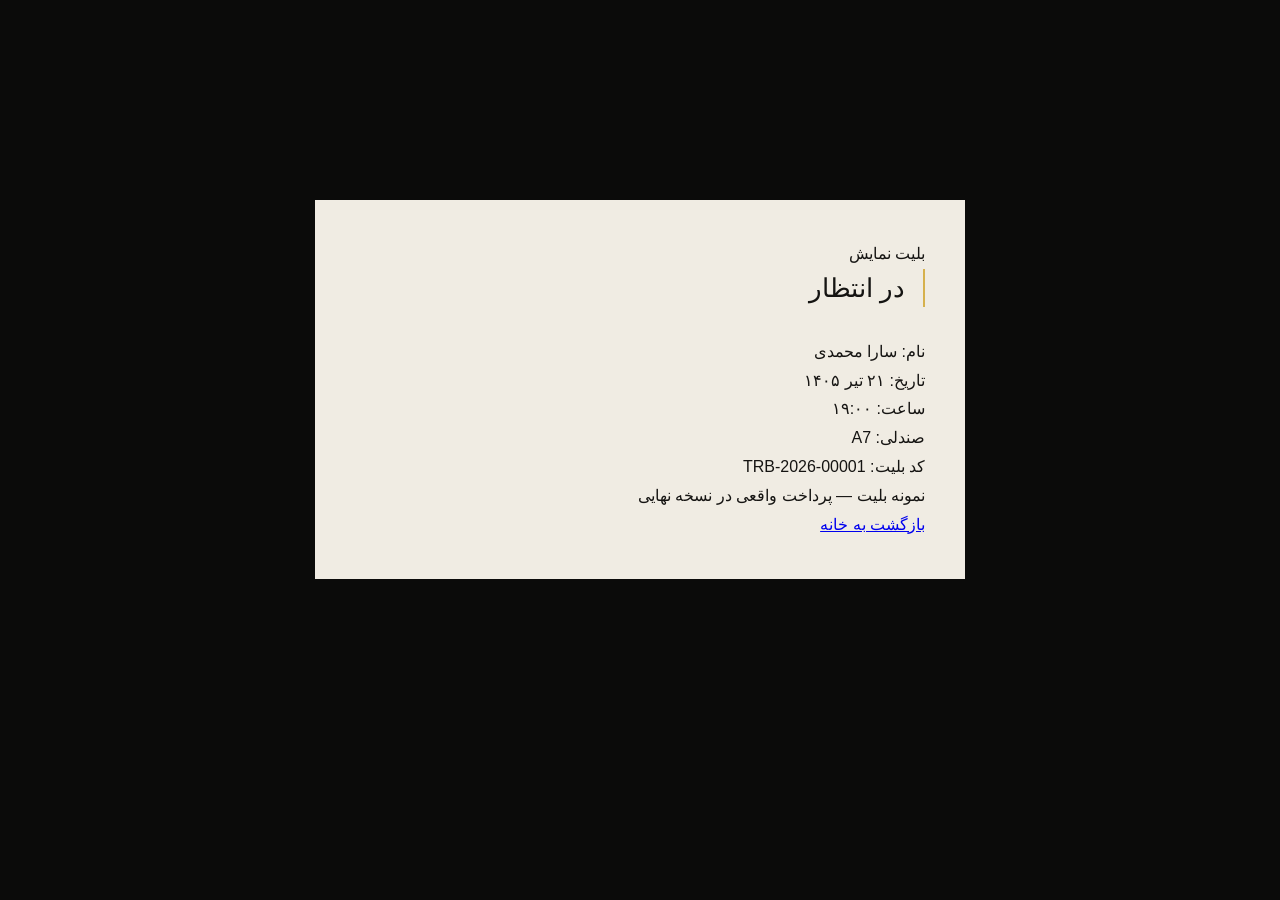
<file: ticket.html>
<!DOCTYPE html>
<html lang="fa" dir="rtl">
<head>
    <meta charset="UTF-8">
    <meta name="viewport" content="width=device-width, initial-scale=1.0">
    <title>بلیت | تراب</title>
    <link rel="stylesheet" href="css/style.css">
</head>
<body>

<main class="page ticket-page">

    <div class="ticket">
        <span>بلیت نمایش</span>
        <h1>در انتظار</h1>

        <div class="ticket-info">
            <p>نام: سارا محمدی</p>
            <p>تاریخ: ۲۱ تیر ۱۴۰۵</p>
            <p>ساعت: ۱۹:۰۰</p>
            <p>صندلی: A7</p>
            <p>کد بلیت: TRB-2026-00001</p>
        </div>

        <div class="ticket-note">
            نمونه بلیت — پرداخت واقعی در نسخه نهایی
        </div>

        <a href="index.html" class="btn">بازگشت به خانه</a>
    </div>

</main>

</body>
</html>
</file>
<file: css/style.css>
/* =========================================================
   TARAB WEBSITE — CLEAN MASTER STYLESHEET
   ========================================================= */

/* Base */
* { margin: 0; padding: 0; box-sizing: border-box; }
html { scroll-behavior: smooth; }
body {
    direction: rtl;
    background: #0b0b0a;
    color: #f1eee7;
    font-family: "Vazirmatn", sans-serif;
    line-height: 1.8;
}

/* Menu */
.menu-toggle {
    position: absolute; top: 28px; right: 32px; z-index: 300;
    display: flex; flex-direction: column; align-items: center; justify-content: center;
    gap: 6px; width: 48px; height: 48px; padding: 0;
    background: rgba(10,10,9,.35); border: 1px solid rgba(255,255,255,.35);
    border-radius: 50%; cursor: pointer; backdrop-filter: blur(8px);
    -webkit-backdrop-filter: blur(8px);
    transition: background .3s ease, border-color .3s ease, transform .3s ease;
}
.menu-toggle:hover { background: rgba(10,10,9,.65); border-color: rgba(214,177,77,.8); transform: scale(1.04); }
.menu-toggle span { display: block; width: 19px; height: 1.5px; background: #f1eee7; transition: .3s ease; }

.menu-overlay {
    position: fixed; top: 88px; right: 32px; z-index: 400; width: 270px; height: auto;
    overflow: hidden; background: rgba(15,15,14,.98); border: 1px solid rgba(214,177,77,.25);
    border-radius: 14px; box-shadow: 0 18px 50px rgba(0,0,0,.45);
    opacity: 0; visibility: hidden; transform: translateY(-8px);
    transition: opacity .25s ease, visibility .25s ease, transform .25s ease;
}
.menu-overlay.active { opacity: 1; visibility: visible; transform: translateY(0); }
.menu-inner { display: flex; flex-direction: column; width: 100%; height: auto; margin: 0; padding: 18px 22px 20px; }
.menu-top { display: flex; align-items: center; justify-content: space-between; height: 40px; margin-bottom: 8px; border-bottom: 1px solid rgba(255,255,255,.09); }
.menu-brand { color: #d6b14d; font-size: 18px; font-weight: 600; }
.menu-close { width: 28px; height: 28px; border: 0; background: transparent; color: #aaa; font-size: 24px; font-weight: 300; line-height: 1; cursor: pointer; transition: color .2s ease; }
.menu-close:hover { color: #d6b14d; transform: none; }
.menu-nav { display: flex; flex-direction: column; align-items: stretch; gap: 0; }
.menu-nav a {
    display: block; padding: 11px 0; color: #f1eee7; text-decoration: none;
    font-size: 15px; font-weight: 400; line-height: 1.7;
    border-bottom: 1px solid rgba(255,255,255,.06);
    transition: color .2s ease, padding-right .2s ease;
}
.menu-nav a:last-child { border-bottom: 0; }
.menu-nav a:hover { color: #d6b14d; padding-right: 5px; transform: none; }

/* Hero */
.hero {
    position: relative; width: 100%; height: auto; min-height: 0;
    aspect-ratio: 1694 / 960; overflow: hidden;
    background: url("../101.webp") center / 100% 100% no-repeat;
}

/* Shared titles */
.section-title-row { display: flex; flex-direction: row; align-items: center; width: 100%; gap: 18px; direction: rtl; text-align: right; }
.section-title-row h1 { margin: 0; padding: 0; color: #f3efe7; font-family: "Vazirmatn", sans-serif; font-size: 26px; font-weight: 500; line-height: 1.5; text-align: right; }
.section-title-line { display: block; flex: 0 0 2px; width: 2px; height: 38px; background: #d6b14d; }

/* Shows */
.shows-section { width: 100%; padding: 110px 0 80px; overflow: hidden; background: #0d0d0c; }
.shows-heading { width: 88%; max-width: 1200px; margin: 0 auto 55px; text-align: right; }
.shows-heading .section-title-row { margin-bottom: 10px; }
.shows-heading p { color: #8e897f; font-size: 14px; }
.section-label { display: inline-block; margin-bottom: 12px; color: #a99868; font-size: 12px; letter-spacing: 1px; }

/* Swiper and show cards */
.mySwiper { width: 100%; padding: 0 5px 45px; overflow: hidden; }
.swiper-slide { display: flex; align-items: center; justify-content: center; }
.show-card { position: relative; width: 520px; overflow: hidden; background: #111; border-radius: 24px; box-shadow: 0 15px 40px rgba(0,0,0,.45); }
.show-card img { display: block; width: 100%; height: 290px; object-fit: cover; object-position: center; border-radius: 24px; }
.glass-btn {
    position: absolute; left: 35px; bottom: 30px; display: flex; align-items: center; gap: 7px;
    padding: 9px 20px; color: #d7b06a; background: rgba(255,255,255,.03);
    border: 1.5px solid #d7b06a; border-radius: 999px; text-decoration: none;
    font-size: 13px; font-weight: 700; backdrop-filter: blur(10px); -webkit-backdrop-filter: blur(10px);
    transition: background .3s ease, transform .3s ease, border-color .3s ease;
}
.glass-btn::before { content: "←"; font-size: 14px; }
.glass-btn:hover { background: rgba(255,255,255,.1); transform: translateY(-2px); }
.dark-btn { color: #fff; border-color: #fff; }
.dark-btn::before { color: #fff; }
.swiper-pagination { bottom: 0 !important; }
.swiper-horizontal > .swiper-pagination-bullets,
.swiper-pagination-bullets.swiper-pagination-horizontal { bottom: 0 !important; }
.swiper-pagination-bullet {
    width: 10px !important; height: 10px !important; margin: 0 4px !important;
    background: #5a5a5a !important; opacity: 1 !important; border-radius: 50% !important;
    transition: all .35s ease !important;
}
.swiper-pagination-bullet-active { width: 26px !important; height: 10px !important; background: #d6b14d !important; border-radius: 30px !important; }

/* Quote */
.quote-section { padding: 100px 10%; text-align: center; background: #11110f; }
.quote-section p { max-width: 850px; margin: auto; color: #bdb7aa; font-size: 22px; line-height: 2; }

/* General pages */
.page { width: 88%; max-width: 1200px; margin: auto; padding: 120px 0; }
.page h1 { position: relative; margin: 0 0 20px; padding-right: 20px; color: #f3efe7; font-size: 26px; font-weight: 500; line-height: 1.5; }
.page h1::before { position: absolute; top: 50%; right: 0; width: 2px; height: 38px; background: #d6b14d; content: ""; transform: translateY(-50%); }
.page-intro { max-width: 700px; color: #a5a097; font-size: 16px; line-height: 2; }
.button { display: inline-block; padding: 12px 25px; background: #b7a36a; color: #111; border: 0; text-decoration: none; cursor: pointer; font-size: 14px; transition: .3s ease; }
.button:hover { background: #d0bd83; }

/* Featured show */
.featured-show { display: grid; grid-template-columns: 1fr 1fr; align-items: center; gap: 60px; width: 88%; max-width: 1200px; margin: 80px auto; }
.featured-show img { display: block; width: 100%; }
.featured-show-content h1 { position: relative; margin: 0 0 20px; padding-right: 20px; color: #f3efe7; font-size: 26px; font-weight: 500; line-height: 1.5; }
.featured-show-content h1::before { position: absolute; top: 50%; right: 0; width: 2px; height: 38px; background: #d6b14d; content: ""; transform: translateY(-50%); }
.featured-show-content p { margin-bottom: 30px; color: #a5a097; }

/* Facts */
.facts { display: grid; grid-template-columns: repeat(3, 1fr); gap: 20px; margin: 50px 0; }
.fact { padding: 25px; background: #111; border: 1px solid rgba(255,255,255,.07); }
.fact span { display: block; margin-bottom: 5px; color: #8f897d; font-size: 12px; }
.fact strong { color: #eee; font-size: 18px; }

/* Sessions */
.sessions { width: 88%; max-width: 900px; margin: 70px auto; }
.session { display: flex; align-items: center; justify-content: space-between; padding: 22px 25px; margin-bottom: 12px; background: #111; border: 1px solid rgba(255,255,255,.07); }
.session-info { display: flex; align-items: center; gap: 35px; }
.session-date { color: #b7a36a; }

/* Seats */
.seat-container { width: 90%; max-width: 650px; margin: 60px auto; }
.seat-screen { width: 70%; padding: 12px; margin: 0 auto 50px; background: #d8d1c3; color: #111; text-align: center; font-size: 13px; }
.seat-grid { display: grid; grid-template-columns: repeat(8, 1fr); gap: 10px; }
.seat { height: 42px; background: #191816; color: #ddd; border: 1px solid #575248; cursor: pointer; transition: .2s ease; }
.seat:hover { color: #b7a36a; border-color: #b7a36a; }
.seat.selected { background: #b7a36a; color: #111; border-color: #b7a36a; }
.seat.sold { background: #38352f; color: #777; border-color: #38352f; cursor: not-allowed; }

/* Forms */
.form-container { width: 90%; max-width: 700px; margin: 60px auto; }
.form-group { margin-bottom: 25px; }
.form-group label { display: block; margin-bottom: 8px; color: #c5bfb4; font-size: 13px; }
.form-group input, .form-group textarea, .form-group select { width: 100%; padding: 14px 15px; background: #111; color: #eee; border: 1px solid #3c3933; outline: none; font-family: inherit; }
.form-group input:focus, .form-group textarea:focus, .form-group select:focus { border-color: #b7a36a; }

/* Summary */
.summary { width: 90%; max-width: 700px; padding: 30px; margin: 50px auto; background: #111; border: 1px solid rgba(255,255,255,.07); }
.summary-row { display: flex; justify-content: space-between; padding: 12px 0; border-bottom: 1px solid rgba(255,255,255,.06); }
.summary-row:last-child { border-bottom: 0; }

/* Ticket */
.ticket { position: relative; width: 90%; max-width: 650px; padding: 40px; margin: 80px auto; background: #f0ece3; color: #151412; }
.ticket h1 { position: relative; padding-right: 20px; margin: 0 0 30px; color: #151412; font-size: 26px; font-weight: 500; line-height: 1.5; }
.ticket h1::before { position: absolute; top: 50%; right: 0; width: 2px; height: 38px; background: #d6b14d; content: ""; transform: translateY(-50%); }
.ticket-row { display: flex; justify-content: space-between; padding: 12px 0; border-bottom: 1px solid rgba(0,0,0,.15); }
.ticket-code { margin-top: 30px; text-align: center; font-size: 22px; letter-spacing: 2px; }

/* Admin */
.admin-container { width: 90%; max-width: 1200px; margin: 60px auto; }
.admin-container h1 { position: relative; padding-right: 20px; margin: 0; color: #f3efe7; font-size: 26px; font-weight: 500; line-height: 1.5; }
.admin-container h1::before { position: absolute; top: 50%; right: 0; width: 2px; height: 38px; background: #d6b14d; content: ""; transform: translateY(-50%); }
.admin-stats { display: grid; grid-template-columns: repeat(3, 1fr); gap: 20px; margin-bottom: 50px; }
.admin-stat { padding: 25px; background: #111; border: 1px solid rgba(255,255,255,.07); }
.admin-stat span { display: block; margin-bottom: 5px; color: #999; font-size: 12px; }
.admin-stat strong { color: #b7a36a; font-size: 30px; }
.admin-table { width: 100%; background: #111; border-collapse: collapse; }
.admin-table th, .admin-table td { padding: 15px; text-align: right; border-bottom: 1px solid rgba(255,255,255,.07); }
.admin-table th { color: #b7a36a; font-weight: normal; }

/* Footer */
footer { padding: 35px 6%; background: #080807; border-top: 1px solid rgba(255,255,255,.07); text-align: center; }
footer p { color: #777; font-size: 12px; }

/* Upcoming shows */
.upcoming-section { padding: 65px 0 120px; overflow: hidden; background: #11110f; }
.upcoming-heading { width: 88%; max-width: 1200px; margin: 0 auto 55px; text-align: right; }
.upcoming-heading .section-title-row { margin-bottom: 0; }
.upcoming-heading .section-title-line { height: 38px; }
.upcomingSwiper { position: relative; width: min(900px, 86%); padding-bottom: 55px; margin: 0 auto; }
.upcomingSwiper .swiper-slide { display: flex; align-items: center; justify-content: center; height: auto; }
.upcoming-card { display: flex; align-items: center; width: 100%; min-height: 350px; direction: rtl; overflow: hidden; background: #181816; border: 1px solid rgba(255,255,255,.08); border-radius: 20px; box-shadow: 0 20px 60px rgba(0,0,0,.28); }
.upcoming-poster { display: flex; flex: 0 0 315px; align-items: center; justify-content: center; width: 315px; padding: 22px; background: #151513; }
.upcoming-poster img { display: block; width: 100%; height: auto; aspect-ratio: 3 / 4; object-fit: cover; object-position: center; border-radius: 4px; }
.upcoming-info { display: flex; flex: 1; flex-direction: column; align-items: flex-start; justify-content: center; padding: 45px 50px; direction: rtl; }
.upcoming-status { display: inline-flex; align-items: center; justify-content: center; width: fit-content; min-width: 82px; padding: 7px 18px; margin-bottom: 14px; color: #11110f; background: #d6b14d; border: 1px solid #d6b14d; border-radius: 999px; font-size: 13px; line-height: 1.4; font-weight: 600; white-space: nowrap; }
.upcoming-info h2 { margin: 0 0 14px; color: #f1eee7; font-size: clamp(25px, 3vw, 36px); font-weight: 500; }
.upcoming-info p { max-width: 430px; margin: 0 0 26px; color: #aaa69d; font-size: 14px; line-height: 2; font-weight: 300; }
.upcoming-btn { display: inline-flex; align-items: center; justify-content: center; min-width: 220px; padding: 12px 28px; color: #d6b14d; background: transparent; border: 1px solid rgba(214,177,77,.55); border-radius: 999px; text-decoration: none; font-size: 13px; line-height: 1.5; transition: .25s ease; }
.upcoming-btn:hover { background: #d6b14d; color: #11110f; }
.upcoming-pagination { position: absolute !important; left: 0 !important; right: 0 !important; bottom: 5px !important; display: flex !important; align-items: center !important; justify-content: center !important; width: 100% !important; text-align: center !important; }
.upcoming-pagination .swiper-pagination-bullet { width: 10px !important; height: 10px !important; margin: 0 4px !important; background: #777 !important; opacity: 1 !important; border-radius: 50% !important; }
.upcoming-pagination .swiper-pagination-bullet-active { width: 26px !important; height: 10px !important; background: #d6b14d !important; border-radius: 999px !important; }

/* About */
.about-section { width: 100%; overflow: hidden; background: #10100f; text-align: center; }
.about-section .page-intro { max-width: 760px; margin-right: auto; margin-left: auto; }
.about-signature { margin-top: 45px; color: #d6b14d; font-size: clamp(18px, 2vw, 25px); font-weight: 400; }
.about-image { position: relative; width: 100%; line-height: 0; }
.about-image img { display: block; width: 100%; height: auto; max-width: 100%; object-fit: contain; }
.about-overlay { position: absolute; inset: 0; background: linear-gradient(to left, rgba(10,10,9,.88) 0%, rgba(10,10,9,.62) 28%, rgba(10,10,9,.20) 58%, rgba(10,10,9,.03) 100%); pointer-events: none; }
.about-content { position: absolute; top: 0; right: 0; display: flex; flex-direction: column; align-items: flex-start; justify-content: center; width: 100%; height: 100%; padding: 60px 6% 60px 5%; direction: rtl; text-align: right; line-height: normal; }
.about-title-row { display: flex; flex-direction: row; align-items: center; width: 100%; gap: 18px; direction: rtl; }
.about-line { display: block; flex: 0 0 2px; width: 2px; height: 46px; min-height: 46px; max-height: 46px; background: #d6b14d; }
.about-label { display: block; margin-bottom: 8px; color: #d6b14d; font-size: 13px; font-weight: 400; text-align: right; }
.about-content h1 { margin: 0; padding: 0; color: #f3efe7; font-family: "Vazirmatn", sans-serif; font-size: 26px; font-weight: 500; line-height: 1.5; text-align: right; }
.about-text { margin-top: 14px; padding-right: 20px; direction: rtl; text-align: right; }
.about-text p { margin: 0; color: rgba(241,238,231,.82); font-size: 18px; font-weight: 300; line-height: 1.9; text-align: right; }
.about-text p + p { margin-top: 2px; }

/* Contact */
.contact-section { text-align: center; }
.contact-section .page-intro { max-width: 650px; margin-right: auto; margin-left: auto; }
.contact-section h1::before, .contact-section h1::after { display: none !important; content: none !important; }
```css
.contact-links {
    display: grid;
    grid-template-columns: repeat(2, minmax(0, 1fr));
    gap: 14px;
    margin-top: 24px;
    direction: rtl;
}

.contact-link {
    display: flex;
    flex-direction: column;
    align-items: flex-start;
    justify-content: center;
    gap: 8px;
    min-width: 0;
    padding: 18px;
    text-decoration: none;
    text-align: right;
    border: 1px solid rgba(205, 170, 100, 0.25);
    border-radius: 14px;
    background: #20201e;
    color: #f4ead8;
    transition: border-color 0.2s ease, transform 0.2s ease;
}

.contact-link span {
    font-size: 16px;
    font-weight: 600;
}

.contact-link small {
    font-size: 12px;
    color: #b9a989;
    overflow-wrap: anywhere;
}

.contact-link:hover {
    border-color: #c9a66b;
    transform: translateY(-2px);
}

@media (max-width: 380px) {
    .contact-links {
        gap: 10px;
    }

    .contact-link {
        padding: 13px;
    }
}
```

/* Media section and horizontal slider */
.media-section { padding: 44px 20px 36px; background: #111110; color: #f1eee7; direction: rtl; }
.media-heading { max-width: 1100px; margin: 0 auto 18px; }
.media-heading .section-title-row { gap: 11px; }
.media-heading .section-title-row h1 { margin: 0; color: #f1eee7; font-family: "Vazirmatn",sans-serif; font-size: 22px; font-weight: 500; line-height: 1.6; }
.media-heading > p { margin: 9px 0 0; color: #aaa69d; font-size: 13px; line-height: 1.9; }
.media-track { display: flex; gap: 14px; max-width: 1100px; padding: 0 0 12px; margin: 0 auto; overflow-x: auto; overflow-y: hidden; scroll-snap-type: x mandatory; -webkit-overflow-scrolling: touch; scrollbar-width: thin; scrollbar-color: #76602b transparent; }
.media-track .media-card { flex: 0 0 84%; min-width: 0; scroll-snap-align: start; }
.media-card { min-width: 0; overflow: hidden; background: #191917; border: 1px solid rgba(214,177,77,.17); border-radius: 12px; }
.media-video, .media-link { position: relative; display: block; width: 100%; aspect-ratio: 16 / 9; overflow: hidden; background: #080808; }
.media-video video, .media-link video { display: block; width: 100%; height: 100%; object-fit: contain; background: #080808; }
.media-link img { display: block; width: 100%; height: 100%; object-fit: cover; transition: transform .35s ease; }
.media-link:hover img { transform: scale(1.035); }
.media-play { position: absolute; top: 50%; left: 50%; display: flex; align-items: center; justify-content: center; width: 48px; height: 48px; color: #d6b14d; background: rgba(12,12,11,.72); border: 1px solid rgba(255,255,255,.7); border-radius: 50%; font-size: 17px; transform: translate(-50%,-50%); transition: background .25s ease; }
.media-link:hover .media-play { background: rgba(12,12,11,.95); }
.media-source { position: absolute; right: 10px; bottom: 10px; padding: 5px 10px; color: #f1eee7; background: rgba(12,12,11,.8); border: 1px solid rgba(214,177,77,.4); border-radius: 5px; font-size: 11px; }
.media-info { padding: 8px 11px 10px; }
.media-label { display: inline-block; color: #d6b14d; font-size: 11px; font-weight: 400; line-height: 1.5; }
.media-info h2 { margin: 3px 0 2px; color: #f1eee7; font-size: 15px; font-weight: 500; line-height: 1.6; }
.media-info p { margin: 0; color: #aaa69d; font-size: 12px; line-height: 1.6; }

/* Mobile layout */
@media (max-width: 768px) {
    .menu-toggle { top: 18px; right: 18px; width: 43px; height: 43px; }
    .menu-toggle span { width: 17px; }
    .menu-overlay { top: 70px; right: 18px; width: 245px; max-width: calc(100vw - 36px); border-radius: 13px; }
    .menu-inner { width: 100%; padding: 15px 19px 17px; }
    .menu-top { height: 38px; margin-bottom: 6px; }
    .menu-brand { font-size: 17px; }
    .menu-close { width: 28px; height: 28px; font-size: 23px; }
    .menu-nav { align-items: stretch; gap: 0; }
    .menu-nav a { padding: 10px 0; font-size: 14px; }

    .hero { width: 100%; height: auto; aspect-ratio: 1694 / 960; background-image: url("../101.webp"); background-size: 100% 100%; background-position: center; background-repeat: no-repeat; }

    .section-title-row { gap: 11px; }
    .section-title-row h1 { font-size: 22px; line-height: 1.5; }
    .section-title-line { flex: 0 0 2px; width: 2px; height: 30px; }

    .shows-section { padding: 75px 0 60px; }
    .shows-heading { width: 86%; margin-bottom: 35px; }
    .shows-heading .section-title-row { margin-bottom: 8px; }
    .shows-heading p { font-size: 13px; }
    .mySwiper { width: 100%; padding: 0 5px 45px; }
    .swiper-slide { display: flex; justify-content: center; }
    .show-card { width: 360px; max-width: 88vw; border-radius: 15px; }
    .show-card img { width: 100%; height: 200px; border-radius: 15px; }
    .glass-btn { left: 28px; bottom: 25px; padding: 8px 20px; font-size: 12px; }
    .swiper-pagination-bullet { width: 9px !important; height: 9px !important; }
    .swiper-pagination-bullet-active { width: 24px !important; height: 9px !important; }

    .quote-section { padding: 70px 8%; }
    .quote-section p { font-size: 17px; }

    .page { width: 86%; padding: 80px 0; }
    .page h1 { padding-right: 17px; font-size: 22px; }
    .page h1::before { height: 30px; }

    .featured-show { grid-template-columns: 1fr; gap: 35px; width: 86%; }
    .featured-show-content h1 { padding-right: 17px; font-size: 22px; }
    .featured-show-content h1::before { height: 30px; }

    .facts { grid-template-columns: 1fr; }
    .session { flex-direction: column; align-items: flex-start; gap: 15px; }
    .session-info { flex-wrap: wrap; gap: 20px; }

    .seat-container { width: 92%; }
    .seat-screen { width: 85%; margin-bottom: 35px; }
    .seat-grid { gap: 6px; }
    .seat { height: 36px; font-size: 11px; }

    .ticket { width: 90%; padding: 25px; }
    .ticket h1 { padding-right: 17px; font-size: 22px; }
    .ticket h1::before { height: 30px; }

    .admin-stats { grid-template-columns: 1fr; }
    .admin-table { font-size: 12px; }
    .admin-table th, .admin-table td { padding: 10px 7px; }
    .admin-container h1 { padding-right: 17px; font-size: 22px; }
    .admin-container h1::before { height: 30px; }

    .upcoming-section { padding: 50px 0 5px; margin-bottom: 0; }
    .upcoming-heading { width: 86%; margin: 0 auto 10px; text-align: right; }
    .upcoming-heading .section-title-row { gap: 11px; }
    .upcoming-heading .section-title-line { height: 30px; }
    .upcomingSwiper { width: 94%; padding-bottom: 50px; margin-top: 0; }
    .upcoming-card { display: flex; flex-direction: row; align-items: center; width: 100%; height: auto; min-height: 0; border-radius: 16px; }
    .upcoming-poster { order: 1; display: flex; flex: 0 0 40%; align-items: center; justify-content: center; width: 40%; height: auto; padding: 14px; background: #151513; }
    .upcoming-poster img { display: block; width: 100%; height: auto; aspect-ratio: 3 / 4; object-fit: cover; object-position: center; border-radius: 4px; }
    .upcoming-info { order: 2; display: flex; flex: 1; flex-direction: column; align-items: flex-start; justify-content: center; min-width: 0; padding: 20px 18px; }
    .upcoming-status { min-width: 70px; padding: 6px 12px; margin-bottom: 7px; border-radius: 999px; font-size: 11px; }
    .upcoming-info h2 { margin-bottom: 8px; font-size: 21px; }
    .upcoming-info p { margin-bottom: 16px; font-size: 12px; line-height: 1.8; }
    .upcoming-btn { min-width: 0; padding: 9px 14px; border-radius: 999px; font-size: 11px; white-space: nowrap; }
    .upcoming-pagination { position: relative !important; bottom: auto !important; margin-top: 12px !important; }
    .shows-section { padding-top: 5px; margin-top: 0; }

    .contact-section { width: 86%; margin-right: auto; margin-left: auto; }
    .contact-section h1 { font-size: 22px; }
    .contact-links { grid-template-columns: 1fr; }

    .about-section { width: 100%; }
    .about-image { position: relative; width: 100%; }
    .about-image img { display: block; width: 100%; height: auto; object-fit: contain; }
    .about-overlay { background: linear-gradient(to left, rgba(10,10,9,.90) 0%, rgba(10,10,9,.65) 32%, rgba(10,10,9,.18) 65%, rgba(10,10,9,.02) 100%); }
    .about-content { top: 0; right: 0; align-items: flex-start; justify-content: center; width: 100%; height: 100%; padding: 25px 7% 25px 5%; }
    .about-title-row { width: 100%; gap: 11px; }
    .about-line { width: 2px; height: 36px; min-height: 36px; max-height: 36px; flex: 0 0 2px; }
    .about-label { margin-bottom: 4px; font-size: 10px; }
    .about-content h1 { font-size: 22px; line-height: 1.5; }
    .about-text { margin-top: 10px; padding-right: 13px; }
    .about-text p { font-size: 12px; line-height: 1.9; }

    .media-section { padding-right: 18px; padding-left: 18px; }
    .media-track .media-card { flex-basis: 84%; }
    .media-info { padding: 8px 11px 10px; }
    .media-info h2 { font-size: 15px; }
}

/* Desktop media adjustments */
@media (min-width: 769px) {
    .media-section { padding: 55px 32px 50px; }
    .media-heading { margin-bottom: 24px; }
    .media-heading .section-title-row h1 { font-size: 26px; }
    .media-heading > p { font-size: 14px; }
    .media-track { gap: 22px; }
    .media-track .media-card { flex-basis: 48%; }
    .media-info { padding: 8px 11px 10px; }
    .media-info h2 { font-size: 18px; }
}


/* =========================================================
   SHARED SECTION TITLES — SINGLE SOURCE OF TRUTH
   همه عنوان‌ها یک استایل؛ فقط خط روی تصویر بلندتر است.
   ========================================================= */
.section-title-row {
    display: flex;
    flex-direction: row;
    align-items: center;
    width: 100%;
    gap: 18px;
    direction: rtl;
    text-align: right;
}
.section-title-row h1 {
    margin: 0;
    padding: 0;
    color: #f3efe7;
    font-family: "Vazirmatn", sans-serif;
    font-size: 26px;
    font-weight: 500;
    line-height: 1.5;
    text-align: right;
}
.section-title-line {
    display: block;
    flex: 0 0 2px;
    width: 2px;
    min-width: 2px;
    height: 38px;
    background: #d6b14d;
    margin: 0;
    transform: none;
}
/* Exception: the line beside the title over the About image */
.about-title-row { gap: 18px; }
.about-line {
    height: 46px;
    min-height: 46px;
    max-height: 46px;
    flex: 0 0 2px;
    width: 2px;
}

/* Remove the old smaller font/gap that was unique to the media title */
.media-heading .section-title-row { gap: 18px; }
.media-heading .section-title-row h1 {
    font-size: 26px;
    line-height: 1.5;
}

@media (max-width: 768px) {
    .section-title-row { gap: 11px; }
    .section-title-row h1 { font-size: 22px; line-height: 1.5; }
    .section-title-line {
        flex: 0 0 2px;
        width: 2px;
        min-width: 2px;
        height: 30px;
    }
    .about-title-row { gap: 11px; }
    .about-line {
        flex: 0 0 2px;
        width: 2px;
        height: 36px;
        min-height: 36px;
        max-height: 36px;
    }
    .media-heading .section-title-row { gap: 11px; }
    .media-heading .section-title-row h1 { font-size: 22px; line-height: 1.5; }
}


/* =========================================================
   TARAB — BOOKING FLOW
   استایل اختصاصی صفحات رزرو
   ========================================================= */

.booking-page {
    width: 88%;
    max-width: 1000px;
    margin: 0 auto;
    padding: 90px 0 110px;
}

.booking-page .page-intro {
    margin-bottom: 34px;
}

/* مراحل رزرو */
.booking-steps {
    display: flex;
    align-items: center;
    gap: 12px;
    margin: 0 0 42px;
    color: #8e897f;
    font-size: 13px;
}

.booking-steps span {
    display: inline-flex;
    align-items: center;
    gap: 8px;
}

.booking-steps .active {
    color: #d6b14d;
}

.booking-steps .step-number {
    display: inline-flex;
    align-items: center;
    justify-content: center;
    width: 27px;
    height: 27px;
    border: 1px solid #575248;
    border-radius: 50%;
}

.booking-steps .active .step-number {
    color: #0b0b0a;
    background: #d6b14d;
    border-color: #d6b14d;
}

.booking-steps .step-line {
    flex: 1;
    height: 1px;
    background: rgba(255,255,255,.12);
}

/* کارت‌های سانس */
.session-list {
    display: grid;
    gap: 14px;
    margin-top: 30px;
}

.session-list .session {
    display: flex;
    align-items: center;
    justify-content: space-between;
    gap: 20px;
    padding: 24px 26px;
    margin: 0;
    color: #f1eee7;
    background: #111110;
    border: 1px solid rgba(255,255,255,.09);
    border-radius: 10px;
    text-decoration: none;
    transition: border-color .25s ease, background .25s ease;
}

.session-list .session:hover {
    background: #171612;
    border-color: rgba(214,177,77,.6);
}

.session-list .session strong,
.session-list .session span {
    display: block;
}

.session-list .session strong {
    margin-bottom: 5px;
    font-size: 17px;
    font-weight: 500;
}

.session-list .session span {
    color: #9d988e;
    font-size: 13px;
}

.session-list .session b {
    color: #d6b14d;
    font-size: 15px;
    font-weight: 500;
    white-space: nowrap;
}

/* نقشه صندلی‌ها */
.seat-booking {
    padding: 30px 24px;
    margin-top: 28px;
    background: #111110;
    border: 1px solid rgba(255,255,255,.08);
    border-radius: 12px;
}

.seat-booking .stage {
    width: 78%;
    max-width: 520px;
    padding: 12px;
    margin: 0 auto 38px;
    color: #171510;
    background: #d6b14d;
    border-radius: 3px 3px 24px 24px;
    text-align: center;
    font-size: 12px;
    letter-spacing: 2px;
}

.seat-booking .seats {
    display: grid;
    grid-template-columns: repeat(8, minmax(0, 1fr));
    gap: 10px;
    max-width: 540px;
    margin: 0 auto;
}

.seat-booking .seat {
    min-width: 0;
    height: 42px;
    color: #ded8cb;
    background: #1b1a17;
    border: 1px solid #575248;
    border-radius: 5px 5px 2px 2px;
    cursor: pointer;
    transition: .2s ease;
}

.seat-booking .seat:hover:not(:disabled) {
    color: #d6b14d;
    border-color: #d6b14d;
}

.seat-booking .seat.selected {
    color: #11110f;
    background: #d6b14d;
    border-color: #d6b14d;
}

.seat-booking .seat.sold,
.seat-booking .seat:disabled {
    color: #77736b;
    background: #302e29;
    border-color: #302e29;
    cursor: not-allowed;
}

.seat-legend {
    display: flex;
    flex-wrap: wrap;
    justify-content: center;
    gap: 20px;
    margin: 30px 0;
    color: #aaa69d;
    font-size: 12px;
}

.seat-legend span {
    display: inline-flex;
    align-items: center;
    gap: 7px;
}

.seat-legend i {
    display: inline-block;
    width: 13px;
    height: 13px;
    background: #1b1a17;
    border: 1px solid #575248;
    border-radius: 3px;
}

.seat-legend .legend-selected {
    background: #d6b14d;
    border-color: #d6b14d;
}

.seat-legend .legend-sold {
    background: #302e29;
    border-color: #302e29;
}

/* فرم اطلاعات خریدار */
.booking-form {
    max-width: 700px;
    padding: 30px;
    margin: 30px 0;
    background: #111110;
    border: 1px solid rgba(255,255,255,.08);
    border-radius: 12px;
}

.booking-form label {
    display: block;
    margin: 20px 0 8px;
    color: #c5bfb4;
    font-size: 13px;
}

.booking-form input {
    display: block;
    width: 100%;
    min-height: 48px;
    padding: 12px 14px;
    color: #f1eee7;
    background: #0b0b0a;
    border: 1px solid #3c3933;
    border-radius: 5px;
    outline: none;
    font: inherit;
}

.booking-form input:focus {
    border-color: #d6b14d;
}

.booking-form input::placeholder {
    color: #6f6a61;
}

/* خلاصه سفارش */
.booking-summary {
    padding: 24px;
    margin: 28px 0;
    background: #111110;
    border: 1px solid rgba(214,177,77,.25);
    border-radius: 10px;
}

.booking-summary h2 {
    margin-bottom: 16px;
    color: #f1eee7;
    font-size: 17px;
    font-weight: 500;
}

.booking-summary .summary-row {
    gap: 18px;
    color: #aaa69d;
    font-size: 13px;
}

.booking-summary .summary-row strong {
    color: #d6b14d;
    font-weight: 500;
}

/* دکمه‌های فرایند رزرو */
.booking-btn {
    display: inline-flex;
    align-items: center;
    justify-content: center;
    min-height: 48px;
    padding: 12px 26px;
    color: #11110f;
    background: #d6b14d;
    border: 1px solid #d6b14d;
    border-radius: 5px;
    text-decoration: none;
    font: inherit;
    font-size: 14px;
    cursor: pointer;
    transition: .25s ease;
}

.booking-btn:hover {
    background: #e2c36c;
    border-color: #e2c36c;
}

.booking-btn:focus-visible,
.booking-form input:focus-visible,
.seat-booking .seat:focus-visible {
    outline: 2px solid #f1eee7;
    outline-offset: 3px;
}

@media (max-width: 768px) {
    .booking-page {
        width: 86%;
        padding: 65px 0 80px;
    }

    .booking-steps {
        gap: 7px;
        margin-bottom: 30px;
        font-size: 11px;
    }

    .booking-steps .step-number {
        width: 24px;
        height: 24px;
    }

    .session-list .session {
        padding: 19px 16px;
        gap: 12px;
    }

    .session-list .session strong {
        font-size: 15px;
    }

    .session-list .session b {
        font-size: 13px;
    }

    .seat-booking {
        padding: 22px 12px;
    }

    .seat-booking .seats {
        gap: 6px;
    }

    .seat-booking .seat {
        height: 36px;
        font-size: 11px;
    }

    .seat-booking .stage {
        width: 86%;
        margin-bottom: 30px;
    }

    .seat-legend {
        gap: 12px;
        font-size: 11px;
    }

    .booking-form {
        padding: 20px 16px;
    }

    .booking-summary {
        padding: 18px;
    }

 
.contact-links {
    display: grid;
    grid-template-columns: repeat(2, minmax(0, 1fr));
    gap: 16px;
}
.contact-heading {
    margin-top: 48px;
    margin-bottom: 16px;
}

.contact-heading .section-title-row {
    display: flex;
    align-items: center;
    gap: 12px;
}

.contact-heading .section-title-line {
    flex: 0 0 auto;
}

.contact-heading h2 {
    margin: 0;
    line-height: 1.4;
}
.contact-heading {
    padding-right: 0;
    margin-right: 0;
}

.contact-heading .section-title-row {
    padding-right: 0;
    margin-right: 0;
}
</file>
